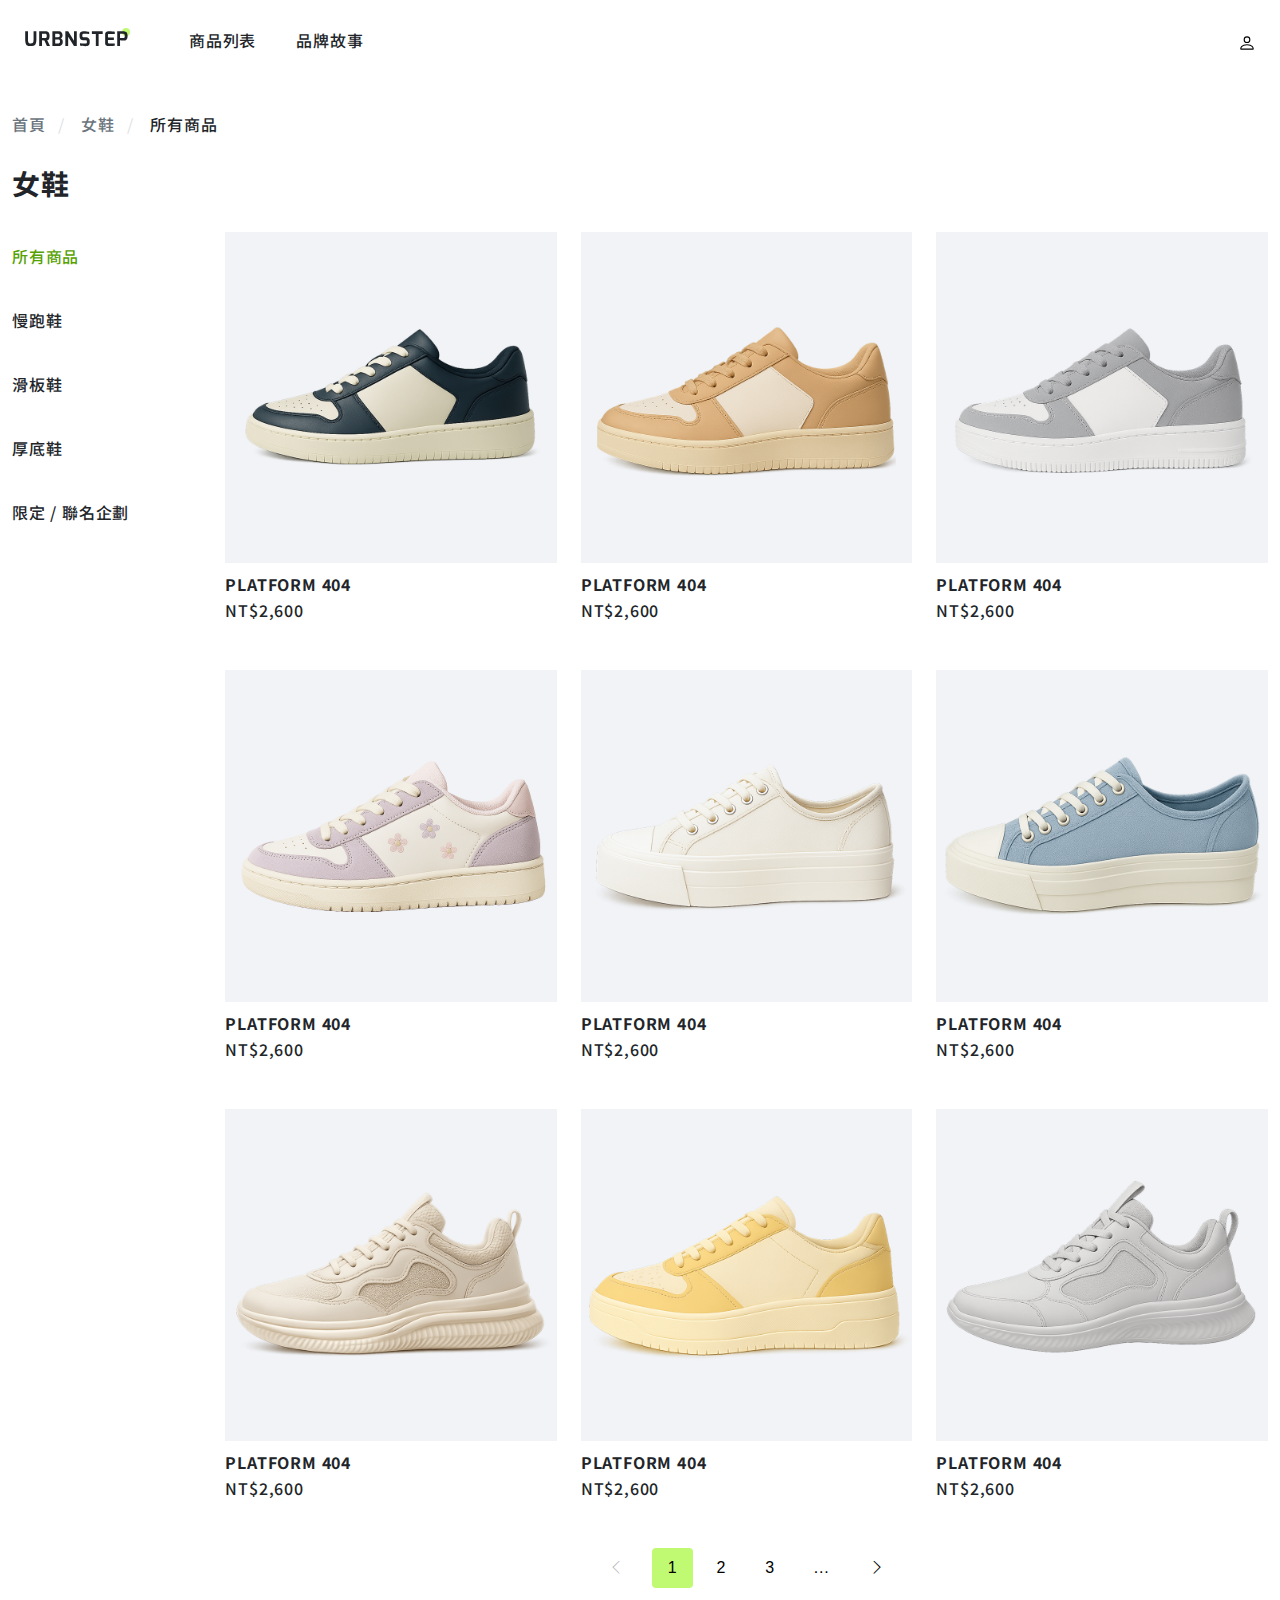
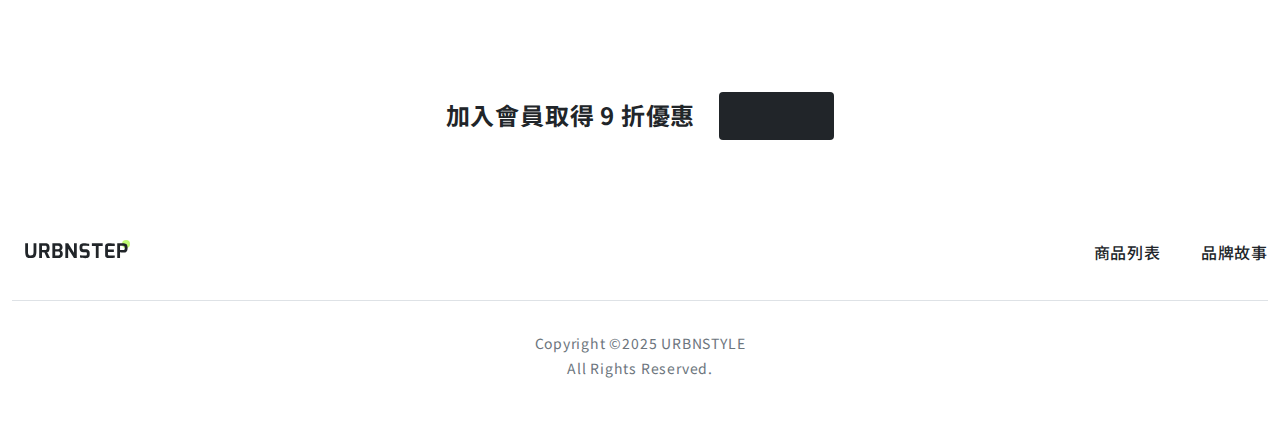
<file: index.html>
<!DOCTYPE html>
<html lang="en">
<head>
    <meta charset="UTF-8">
    <meta name="viewport" content="width=device-width, initial-scale=1.0">
    <title>URBNSTEP_商品列表</title>
    <link rel="stylesheet" href="./css/main.css">
</head>
<body>
    <!-- 導覽列 -->
    <nav class="container d-flex align-items-center py-16 py-sm-12">
        <!-- 主選單 -->
        <h1>
            <a href="index.html" class="navigationBar-link me-48">
                <img src="./imag/logo.svg" alt="LOGO">
            </a>
        </h1>
        <ul class="d-flex align-items-center d-sm-none">
            <li>
                <a href="index.html" class="navigationBar-link d-block me-40 py-12">商品列表</a>
            </li>
            <li>
                <a href="product-story.html" class="navigationBar-link d-block py-12">品牌故事</a>
            </li>
        </ul>
        <!-- 會員登入 -->
        <a href="#"  class="member-login">
            <img src="./imag/person.svg" alt="會員登入">
        </a>
    </nav>
    <main>
        <!-- 產品列表 -->
        <div class="container py-32 py-md-16">
            <div class="row">
                <div class="col-12">
                    <!-- 麵包屑 -->
                    <nav class="mb-24 mb-md-12">
                        <ol class="d-flex f-wrap align-items-center">
                            <li class="breadcrumb-items">
                                <a href="#" class="navigationBar-link prohibit">首頁</a>
                            </li>
                            <li class="breadcrumb-items">
                                <a href="product-detailed.html" class="navigationBar-link prohibit">女鞋</a>
                            </li>
                            <li class="breadcrumb-items">
                                <a href="#" class="navigationBar-link">所有商品</a>
                            </li>
                        </ol>
                    </nav>
                    <!-- 主標題 -->
                    <h2 class="h3 mb-24 title h4-md mb-md-12">女鞋</h2>
                    <!-- 內容 -->
                    <div class="row">
                        <div class="col-2 d-md-none">
                            <!-- 商品選單 -->
                            <ul>
                                <li class="py-4 mb-16">
                                    <a href="#" class="tw-label-md menu-link d-block py-8 active">所有商品</a>
                                </li>
                                <li class="py-4 mb-16">
                                    <a href="product-detailed.html" class="tw-label-md menu-link d-block py-8">慢跑鞋</a>
                                </li>
                                <li class="py-4 mb-16">
                                    <a href="product-detailed.html" class="tw-label-md d-block py-8">滑板鞋</a>
                                </li>
                                <li class="py-4 mb-16">
                                    <a href="product-detailed.html" class="tw-label-md d-block py-8">厚底鞋</a>
                                </li>
                                <li class="py-4"><a href="product-detailed.html" class="tw-label-md d-block py-8">限定 / 聯名企劃</a>
                                </li>
                            </ul>                
                        </div>
                        <div class="col-10 col-md-4">
                            <!-- 商品列 -->
                            <ul class="row">
                                <!-- 商品 -->
                                <li class="col-4 mb-48 col-md-2 mb-md-24">
                                    <a href="product-detailed.html">
                                        <div class="mb-12">
                                            <img src="./imag/product.png" alt="商品圖">
                                        </div>
                                        <h6 class="h6 mb-4 mb-md-0">PLATFORM 404</h6>
                                        <p class="tw-label-md">NT$2,600</p>
                                    </a>
                                </li>
                                <!-- 商品 -->
                                <li class="col-4 mb-48 col-md-2 mb-md-24">
                                    <a href="product-detailed.html">
                                        <div class="mb-12">
                                            <img src="./imag/product-1.png" alt="商品圖">
                                        </div>
                                        <h6 class="h6 mb-4 mb-md-0">PLATFORM 404</h6>
                                        <p class="tw-label-md">NT$2,600</p>
                                    </a>
                                </li>
                                <!-- 商品 -->
                                <li class="col-4 mb-48 col-md-2 mb-md-24">
                                    <a href="product-detailed.html">
                                        <div class="mb-12">
                                            <img src="./imag/product-2.png" alt="商品圖">
                                        </div>
                                        <h6 class="h6 mb-4 mb-md-0">PLATFORM 404</h6>
                                        <p class="tw-label-md">NT$2,600</p>
                                    </a>
                                </li>
                                <!-- 商品 -->
                                <li class="col-4 mb-48 col-md-2 mb-md-24">
                                    <a href="product-detailed.html">
                                        <div class="mb-12">
                                            <img src="./imag/product-3.png" alt="商品圖">
                                        </div>
                                        <h6 class="h6 mb-4 mb-md-0">PLATFORM 404</h6>
                                        <p class="tw-label-md">NT$2,600</p>
                                    </a>
                                </li>
                                <!-- 商品 -->
                                <li class="col-4 mb-48 col-md-2 mb-md-24">
                                    <a href="product-detailed.html">
                                        <div class="mb-12">
                                            <img src="./imag/product-4.png" alt="商品圖">
                                        </div>
                                        <h6 class="h6 mb-4 mb-md-0">PLATFORM 404</h6>
                                        <p class="tw-label-md">NT$2,600</p>
                                    </a>
                                </li>
                                <!-- 商品 -->
                                <li class="col-4 mb-48 col-md-2 mb-md-24">
                                    <a href="product-detailed.html">
                                        <div class="mb-12">
                                            <img src="./imag/product-5.png" alt="商品圖">
                                        </div>
                                        <h6 class="h6 mb-4 mb-md-0">PLATFORM 404</h6>
                                        <p class="tw-label-md">NT$2,600</p>
                                    </a>
                                </li>
                                <!-- 商品 -->
                                <li class="col-4 mb-48 col-md-2 mb-md-24">
                                    <a href="product-detailed.html">
                                        <div class="mb-12">
                                            <img src="./imag/product-6.png" alt="商品圖">
                                        </div>
                                        <h6 class="h6 mb-4 mb-md-0">PLATFORM 404</h6>
                                        <p class="tw-label-md">NT$2,600</p>
                                    </a>
                                </li>
                                <!-- 商品 -->
                                <li class="col-4 mb-48 col-md-2 mb-md-24">
                                    <a href="product-detailed.html">
                                        <div class="mb-12">
                                            <img src="./imag/product-7.png" alt="商品圖">
                                        </div>
                                        <h6 class="h6 mb-4 mb-md-0">PLATFORM 404</h6>
                                        <p class="tw-label-md">NT$2,600</p>
                                    </a>
                                </li>
                                <!-- 商品 -->
                                <li class="col-4 mb-48 col-md-2 mb-md-32">
                                    <a href="product-detailed.html">
                                        <div class="mb-12">
                                            <img src="./imag/product-8.png" alt="商品圖">
                                        </div>
                                        <h6 class="h6 mb-4 mb-md-0">PLATFORM 404</h6>
                                        <p class="tw-label-md">NT$2,600</p>
                                    </a>
                                </li>
                                <!-- 商品 -->
                                <li class="col-4 mb-48 col-md-2 mb-md-32 d-none d-md-block">
                                    <a href="product-detailed.html">
                                        <div class="mb-12">
                                            <img src="./imag/product-9.png" alt="商品圖">
                                        </div>
                                        <h6 class="h6 mb-4 mb-md-0">PLATFORM 404</h6>
                                        <p class="tw-label-md">NT$2,600</p>
                                    </a>
                                </li>
                            </ul>
                            <!-- 分頁 -->
                            <nav>
                                <ul class="d-flex justify-content-center align-items-center">
                                    <li class="me-12">
                                        <button type="button" class="btn btn-neutral-filled page-link" disabled>
                                            <i class="bi bi-chevron-left"></i>
                                        </button>
                                    </li>
                                    <li class="me-8">
                                        <button type="button" class="btn btn-neutral-filled page-link active">
                                            1
                                        </button>
                                    </li>
                                    <li class="me-8">
                                        <button type="button" class="btn btn-neutral-filled page-link">
                                            2
                                        </button>
                                    </li>
                                    <li class="me-8">
                                        <button type="button" class="btn btn-neutral-filled page-link">
                                            3
                                        </button>
                                    </li>
                                    <li class="me-8">
                                        <button type="button" class="btn btn-neutral-filled page-link">
                                            ...
                                        </button>
                                    </li>
                                    <li>
                                        <button type="button" class="btn btn-neutral-filled page-link">
                                            <i class="bi bi-chevron-right"></i>
                                        </button>
                                    </li>
                                </ul>
                            </nav>
                        </div>
                    </div>
                </div>

            </div>
        </div>
    </main>
    <!-- 呼籲行動 -->
    <div class="pt-48 pt-md-24">
        <div class="banner bg-primary-200">
            <div class="container">
                <div class="d-flex justify-content-center align-items-center py-24">
                    <h2 class="h4 me-24 h5-md me-md-16">加入會員取得 9 折優惠</h2>
                    <button type="button" class="btn btn-dark">馬上註冊</button>
                </div>
            </div>
        </div>
    </div>
    <footer class="bg-neutral-100 py-64 py-sm-32">
        <!-- 次選單 -->
        <nav class="container d-flex align-items-center mb-24 d-sm-block">
            <a href="index.html" class="navigationBar-link d-block me-48 mb-sm-8">
                <img src="./imag/logo.svg" alt="LOGO">
            </a>
            <ul class="d-flex align-items-center ms-auto d-sm-block ms-sm-12">
                <li>
                    <a href="index.html" class="navigationBar-link d-block me-40 py-12">商品列表</a>
                </li>
                <li>
                    <a href="product-story.html" class="navigationBar-link d-block py-12">品牌故事</a>
                </li>
            </ul>
        </nav>
        <!-- 版權 -->
        <div class="container">
            <div class="border-top-1 pt-32 text-center">
                <p class="tw-paragraph-sm mb-4 text-neutral-600">Copyright ©2025 URBNSTYLE</p>
                <p class="tw-paragraph-sm text-neutral-600">All Rights Reserved.</p>
            </div>
        </div>
    </footer>
</body>
</html>
</file>
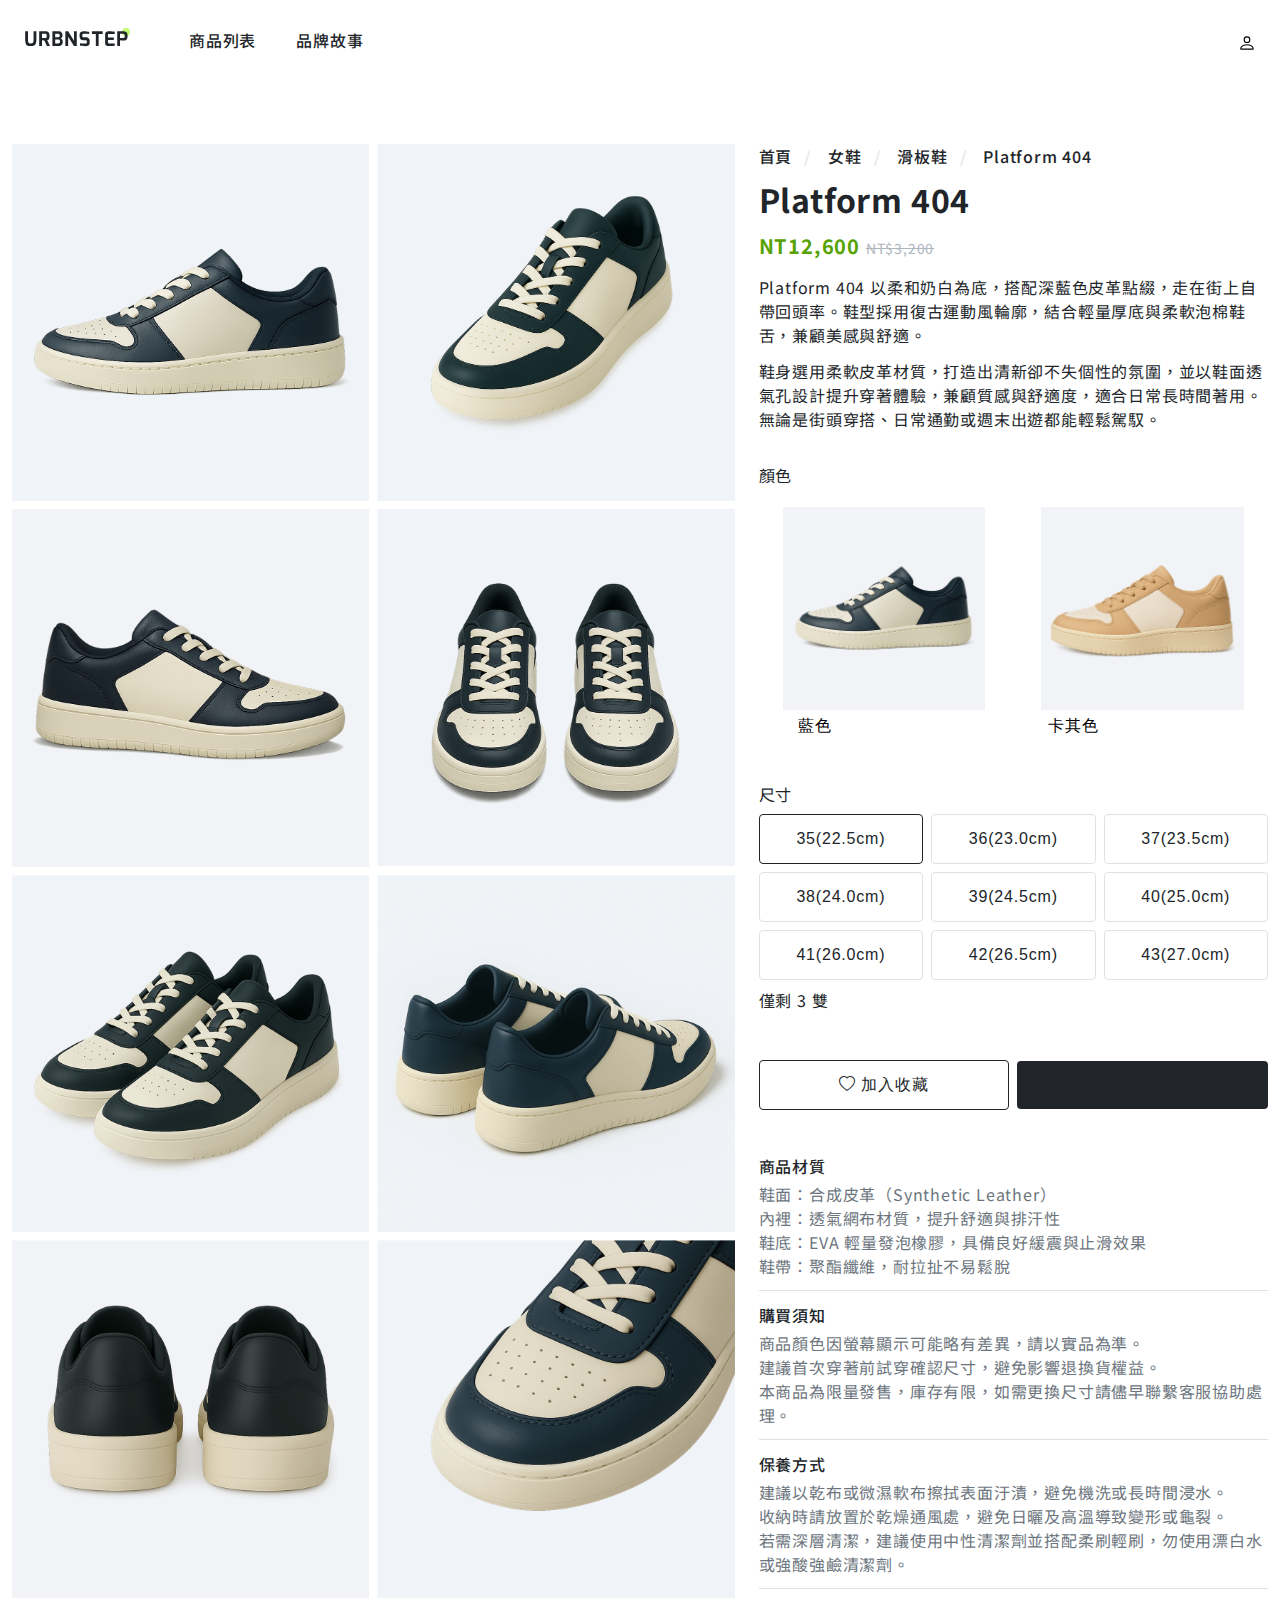
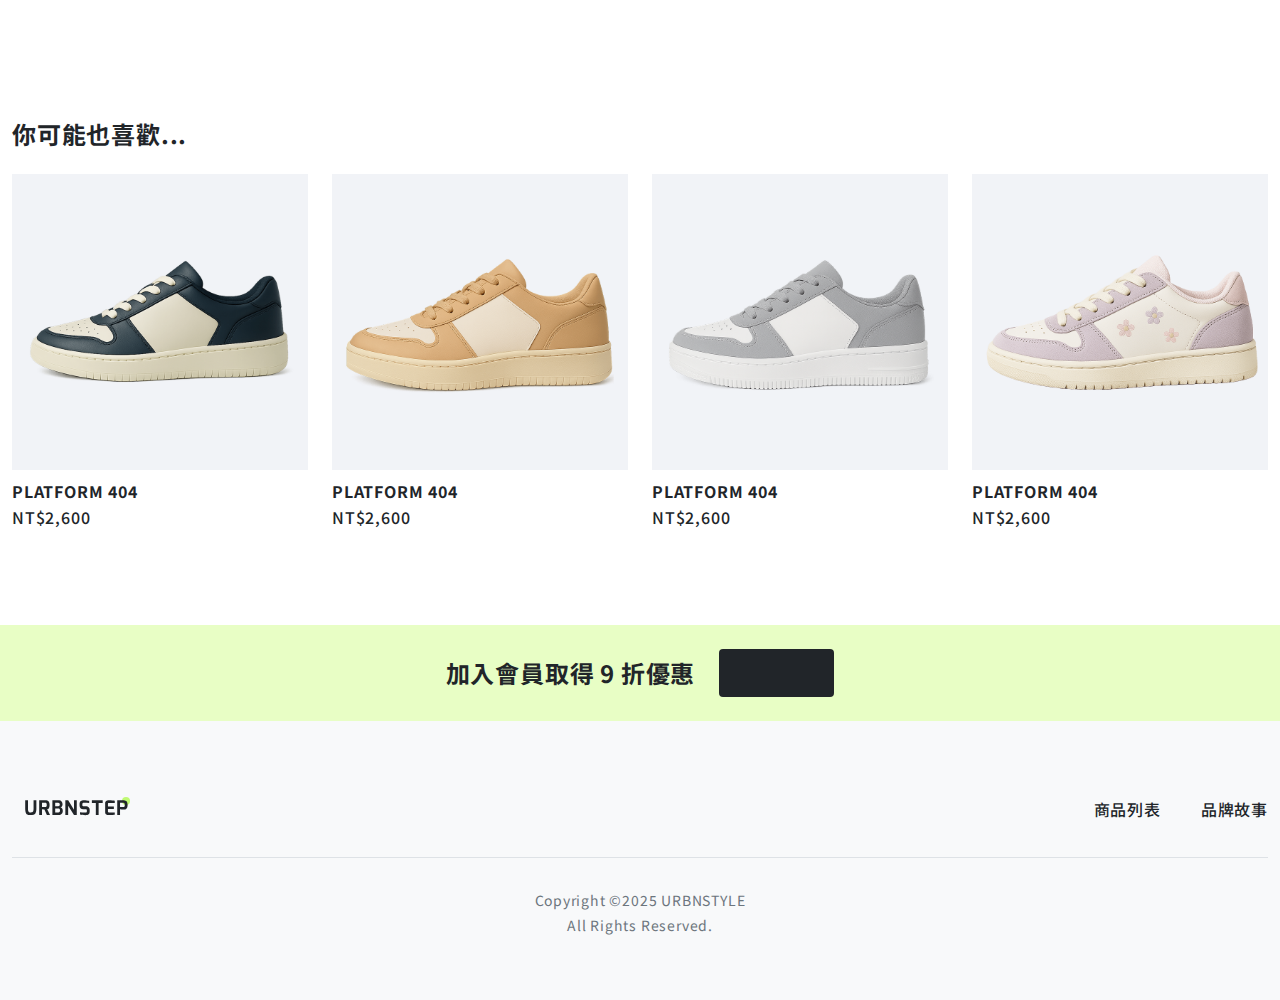
<file: product-detailed.html>
<!DOCTYPE html>
<html lang="en">
<head>
    <meta charset="UTF-8">
    <meta name="viewport" content="width=device-width, initial-scale=1.0">
    <title>URBNSTEP_商品詳情頁</title>
    <link rel="stylesheet" href="./css/main.css">
</head>
<body>
    <!-- 導覽列 -->
    <nav class="container d-flex align-items-center py-16 py-sm-12">
        <!-- 主選單 -->
        <a href="index.html" class="navigationBar-link me-48">
            <img src="./imag/logo.svg" alt="LOGO">
        </a>
        <ul class="d-flex align-items-center d-sm-none">
            <li>
                <a href="index.html" class="navigationBar-link d-block me-40 py-12">商品列表</a>
            </li>
            <li>
                <a href="product-story.html" class="navigationBar-link d-block py-12">品牌故事</a>
            </li>
        </ul>
        <!-- 會員登入 -->
        <a href="#"  class="member-login">
            <img src="./imag/person.svg" alt="會員登入">
        </a>
    </nav>
    <main>
        <!-- 產品資訊 -->
        <div class="container py-64">
            <div class="row">
                <div class="col-7">
                    <!-- 商品列 -->
                    <ul class="row-detailed">
                        <!-- 商品 -->
                        <li class="col-detailed-6 mb-8">
                            <a href="product-detailed.html">
                                <img src="./imag/image.png" alt="商品圖">
                            </a>
                        </li>
                        <!-- 商品 -->
                        <li class="col-detailed-6 mb-8">
                            <a href="product-detailed.html">
                                <img src="./imag/image-1.png" alt="商品圖">
                            </a>
                        </li>
                        <!-- 商品 -->
                        <li class="col-detailed-6 mb-8">
                            <a href="product-detailed.html">
                                <img src="./imag/image-2.png" alt="商品圖">
                            </a>
                        </li>
                        <!-- 商品 -->
                        <li class="col-detailed-6 mb-8">
                            <a href="product-detailed.html">
                                <img src="./imag/image-3.png" alt="商品圖">
                            </a>
                        </li>
                        <!-- 商品 -->
                        <li class="col-detailed-6 mb-8">
                            <a href="product-detailed.html">
                                <img src="./imag/image-4.png" alt="商品圖">
                            </a>
                        </li>
                        <!-- 商品 -->
                        <li class="col-detailed-6 mb-8">
                            <a href="product-detailed.html">
                                <img src="./imag/image-5.png" alt="商品圖">
                            </a>
                        </li>
                        <!-- 商品 -->
                        <li class="col-detailed-6">
                            <a href="product-detailed.html">
                                <img src="./imag/image-6.png" alt="商品圖">
                            </a>
                        </li>
                        <!-- 商品 -->
                        <li class="col-detailed-6">
                            <a href="product-detailed.html">
                                <img src="./imag/image-7.png" alt="商品圖">
                            </a>
                        </li>
                    </ul>            
                </div>
                <div class="col-5">
                    <!-- 麵包屑 -->
                    <nav class="mb-12">
                        <ol class="d-flex align-items-center">
                            <li class="breadcrumb-items">
                                <a href="index.html" class="navigationBar-link disabled">首頁
                                </a>
                            </li>
                            <li class="breadcrumb-items">
                                <a href="index.html" class="navigationBar-link disabled">
                                    女鞋
                                </a>
                            </li>
                            <li class="breadcrumb-items">
                                <a href="index.html" class="navigationBar-link disabled">
                                    滑板鞋
                                </a>
                            </li>
                            <li class="breadcrumb-items">
                                <a class="navigationBar-link">
                                    Platform 404
                                </a>
                            </li>
                        </ol>
                    </nav>
                    <!-- 商品名稱 -->
                    <h1 class="h2 mb-16">Platform 404</h1>
                    <!-- 價格 -->
                    <h3 class="h5 text-primary-400 me-8 mb-16">
                        NT12,600
                        <del class="original-price">NT$3,200</del>
                    </h3>
                    <!-- 商品介紹文 -->
                    <div class="mb-32">
                        <p class="mb-12">Platform 404 以柔和奶白為底，搭配深藍色皮革點綴，走在街上自帶回頭率。鞋型採用復古運動風輪廓，結合輕量厚底與柔軟泡棉鞋舌，兼顧美感與舒適。</p>
                        <p>鞋身選用柔軟皮革材質，打造出清新卻不失個性的氛圍，並以鞋面透氣孔設計提升穿著體驗，兼顧質感與舒適度，適合日常長時間著用。無論是街頭穿搭、日常通勤或週末出遊都能輕鬆駕馭。</p>
                    </div>
                    <!-- 顏色 -->
                    <div class="mb-32">
                        <h4 class="tw-paragraph-md mb-8">顏色</h4>
                        <ul class="d-flex align-items-center">
                            <li class="product me-8">
                                <button type="button" class="btn">
                                    <div class="mb-4">
                                        <img src="./imag/product.png" alt="商品顏色">
                                    </div>
                                    <p class="product-color">藍色</p>
                                </button>
                            </li>
                            <li class="product">
                                <button type="button" class="btn">
                                    <div class="mb-4">
                                        <img src="./imag/product-1.png" alt="商品顏色">
                                    </div>
                                    <p class="product-color">卡其色</p>
                                </button>
                            </li>
                        </ul>
                    </div>
                    <!-- 尺寸 -->
                    <div class="mb-48">
                        <h4 class="tw-paragraph-md mb-8">尺寸</h4>
                        <ul class="row mx-4-burden mb-8">
                            <li class="px-4 col-4 mb-8">
                                <button class="btn btn-primary option-btn active">35(22.5cm)</button>
                            </li>
                            <li class="px-4 col-4 mb-8">
                                <button class="btn btn-primary option-btn">36(23.0cm)</button>
                            </li>
                            <li class="px-4 col-4 mb-8">
                                <button class="btn btn-primary option-btn">37(23.5cm)</button>
                            </li>
                            <li class="px-4 col-4 mb-8">
                                <button class="btn btn-primary option-btn">38(24.0cm)</button>
                            </li>
                            <li class="px-4 col-4 mb-8">
                                <button class="btn btn-primary option-btn">39(24.5cm)</button>
                            </li>
                            <li class="px-4 col-4 mb-8">
                                <button class="btn btn-primary option-btn">40(25.0cm)</button>
                            </li>
                            <li class="px-4 col-4">
                                <button class="btn btn-primary option-btn">41(26.0cm)</button>
                            </li>
                            <li class="px-4 col-4">
                                <button class="btn btn-primary option-btn" disabled>42(26.5cm)</button>
                            </li>
                            <li class="px-4 col-4">
                                <button class="btn btn-primary option-btn" disabled>43(27.0cm)</button>
                            </li>
                        </ul>
                        <p class="situation">僅剩 3 雙</p>
                    </div>
                    <!-- 加入收藏 & 門市預約試穿 -->
                    <div class="d-flex align-items-center mb-32">
                        <div class="w-50 me-8">                            
                            <button class="btn btn-primary btn-white shoppingButton">
                                <i class="bi bi-heart"></i>
                                加入收藏
                            </button>
                        </div>
                        <div class="w-50">                            
                            <button class="btn btn-primary btn-dark shoppingButton">
                                <i class="bi bi-handbag"></i>
                                門市預約試穿
                            </button>
                        </div>
                    </div>
                    <!-- 商品說明 -->
                    <ul>
                        <li class="product-items">
                            <h4 class="tw-label-md mb-4">商品材質</h4>
                            <p class="product-content">
                                鞋面：合成皮革（Synthetic Leather）<br>
                                內裡：透氣網布材質，提升舒適與排汗性<br>
                                鞋底：EVA 輕量發泡橡膠，具備良好緩震與止滑效果<br>
                                鞋帶：聚酯纖維，耐拉扯不易鬆脫
                            </p>
                        </li>
                        <li class="product-items">
                            <h4 class="tw-label-md mb-4">購買須知</h4>
                            <p class="product-content">
                                商品顏色因螢幕顯示可能略有差異，請以實品為準。<br>
                                建議首次穿著前試穿確認尺寸，避免影響退換貨權益。<br>
                                本商品為限量發售，庫存有限，如需更換尺寸請儘早聯繫客服協助處理。
                            </p>
                        </li>
                        <li class="product-items">
                            <h4 class="tw-label-md mb-4">保養方式</h4>
                            <p class="product-content">
                                建議以乾布或微濕軟布擦拭表面汙漬，避免機洗或長時間浸水。<br>
                                收納時請放置於乾燥通風處，避免日曬及高溫導致變形或龜裂。<br>
                                若需深層清潔，建議使用中性清潔劑並搭配柔刷輕刷，勿使用漂白水或強酸強鹼清潔劑。
                            </p>
                        </li>
                    </ul>
                </div>
            </div>
        </div>
        <!-- 暢銷商品 -->
        <div class="container py-48">
            <h2 class="h4 mb-16 bestSeller-title">你可能也喜歡...</h2>
            <ul class="row">
                <!-- 商品 -->
                <li class="col-3">
                    <a href="product-detailed.html">
                        <div class="mb-12">
                            <img src="./imag/product.png" alt="商品圖">
                        </div>
                        <p class="h6 mb-4">PLATFORM 404</p>
                        <p class="tw-label-md">NT$2,600</p>
                    </a>
                </li>
                <!-- 商品 -->
                <li class="col-3">
                    <a href="product-detailed.html">
                        <div class="mb-12">
                            <img src="./imag/product-1.png" alt="商品圖">
                        </div>
                        <p class="h6 mb-4">PLATFORM 404</p>
                        <p class="tw-label-md">NT$2,600</p>
                    </a>
                </li>
                <!-- 商品 -->
                <li class="col-3">
                    <a href="product-detailed.html">
                        <div class="mb-12">
                            <img src="./imag/product-2.png" alt="商品圖">
                        </div>
                        <p class="h6 mb-4">PLATFORM 404</p>
                        <p class="tw-label-md">NT$2,600</p>
                    </a>
                </li>
                <!-- 商品 -->
                <li class="col-3">
                    <a href="product-detailed.html">
                        <div class="mb-12">
                            <img src="./imag/product-3.png" alt="商品圖">
                        </div>
                        <p class="h6 mb-4">PLATFORM 404</p>
                        <p class="tw-label-md">NT$2,600</p>
                    </a>
                </li>
            </ul>
        </div>
        <!-- 呼籲行動 -->
        <div class="pt-48">
            <div class="banner bk-primary-200">
                <div class="container">
                    <div class="d-flex justify-content-center align-items-center py-24">
                        <h2 class="h4 me-24">加入會員取得 9 折優惠</h2>
                        <button type="button" class="btn btn-primary btn-dark borderRadius-4">馬上註冊</button>
                    </div>
                </div>
            </div>
        </div>
    </main>
    <footer class="bk-neutral-100 py-64 py-sm-32">
        <!-- 次選單 -->
        <nav class="container d-flex align-items-center mb-24 d-sm-block">
            <a href="index.html" class="navigationBar-link d-block me-48 mb-sm-8">
                <img src="./imag/logo.svg" alt="LOGO">
            </a>
            <ul class="d-flex align-items-center ms-auto d-sm-block ms-sm-12">
                <li>
                    <a href="index.html" class="navigationBar-link d-block me-40 py-12">商品列表</a>
                </li>
                <li>
                    <a href="product-story.html" class="navigationBar-link d-block py-12" target="_blank">品牌故事</a>
                </li>
            </ul>
        </nav>
        <!-- 版權 -->
        <div class="container">
            <div class="border-top-1 pt-32 text-center">
                <p class="tw-paragraph-sm mb-4 text-neutral-600">Copyright ©2025 URBNSTYLE</p>
                <p class="tw-paragraph-sm text-neutral-600">All Rights Reserved.</p>
            </div>
        </div>
    </footer>
</body>
</html>
</file>
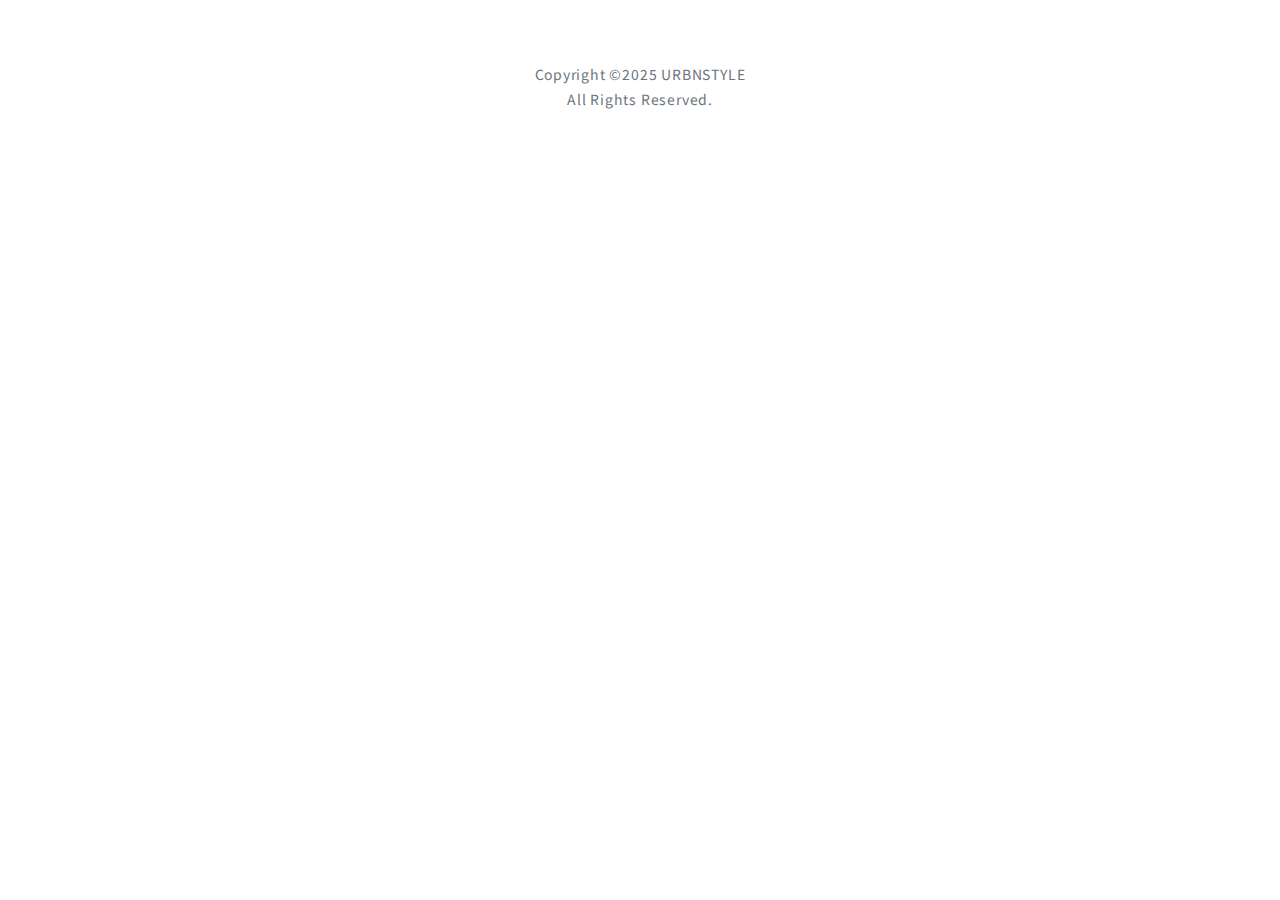
<file: product-list.html>
<!DOCTYPE html>
<html lang="en">
<head>
    <meta charset="UTF-8">
    <meta name="viewport" content="width=device-width, initial-scale=1.0">
    <title>URBNSTEP_商品列表</title>
    <link rel="stylesheet" href="./css/reset200802.css">
    <link rel="stylesheet" href="https://cdn.jsdelivr.net/npm/bootstrap-icons@1.13.1/font/bootstrap-icons.min.css">
    <link rel="stylesheet" href="./css/share.css">
    <link rel="stylesheet" href="./css/list.css">
</head>
<body>
    <header>
        
    </header>
    <main></main>
    <footer class="footer">
        <div class="container">
            <div class="py-64">
                <p class="tw-paragraph-sm mb-4 text-neutral-600">Copyright ©2025 URBNSTYLE</p>
                <p class="tw-paragraph-sm text-neutral-600">All Rights Reserved.</p>
            </div>
        </div>
    </footer>
</body>
</html>
</file>
<file: css/share.css>
/* ＝＝預載設定＝＝ */
@import url('https://fonts.googleapis.com/css2?family=Noto+Sans+TC:wght@100..900&display=swap');

/* ＝＝共用設定＝＝ */
:root {
  --global-font: "Noto Sans TC", sans-serif;

  --desktop-container: 1296px;

  --primary_color-100: #F5FEE7;
  --primary_color-200: #E8FEC5;
  --primary_color-300: #C0FA73;
  --primary_color-400: #57A203;
  --primary_color-500: #477A11;

  --neutral_color-0: #FFFFFF;
  --neutral_color-100: #F8F9FA;
  --neutral_color-200: #E9ECEF;
  --neutral_color-300: #DEE2E6;
  --neutral_color-400: #CED4DA;
  --neutral_color-500: #ADB5BD;
  --neutral_color-600: #6C757D;
  --neutral_color-700: #495057;
  --neutral_color-800: #343A40;
  --neutral_color-900: #212529;

  --danger_color-100: #FCF1F1;
  --danger_color-200: #EBA7A7;
  --danger_color-300: #E9ECEF;

  --success_color-100: #EFF8F4;
  --success_color-200: #9AD1BA;
  --success_color-300: #36A375;

  --warning_color-100: #FEF6EC;
  --warning_color-200: #F9C588;
  --warning_color-300: #F38B12;

  --info_color-100: #EEF5FC;
  --info_color-200: #97C3ED;
  --info_color-300: #3087DB;

  --display-1-font-size: 4rem;
  --display-2-font-size: 3rem;
  --tw-headings-h1: 2.5rem;
  --tw-headings-h2: 2rem;
  --tw-headings-h3: 1.75rem;
  --tw-headings-h4: 1.5rem;
  --tw-headings-h5: 1.25rem;
  --tw-headings-h6: 1rem;

  --tw-label-lg: 1.25rem;
  --tw-label-md: 1rem;
  --tw-label-sm: 0.875rem;
  --tw-label-xs: 0.75rem;

  --tw-paragraph-lg: 1.25rem;
  --tw-paragraph-md: 1rem;
  --tw-paragraph-sm: 0.875rem;
  --tw-paragraph-xs: 0.75rem;

  --tw-weight-400: 400;
  --tw-weight-500: 500;
  --tw-weight-600: 600;
  --tw-weight-700: 700;

  --tw-heading-line-height: 1.2;
  --tw-label-line-height: 1.5;
  --tw-letter-spacing: 0.05em;

  --spacing-xxs: 4px;
  --spacing-xs: 8px;
  --spacing-s: 12px;
  --spacing-m: 16px;
  --spacing-l: 24px; 
  --spacing-xl: 32px;
  --spacing-2xl: 40px;
  --spacing-3xl: 48px;
  --spacing-4xl: 56px;
  --spacing-5xl: 64px;
  --spacing-6xl: 80px;
  --spacing-s-burden: -12px;

  --radius-sm: 4px;
  --radius-md: 12px;
  --radius-rounded: 100px;

  --text-primary: var(--neutral_color-900);
  --text-secondary: var(--neutral_color-600);
  --text-muted: var(--neutral_color-500);
  --text-highlight: var(--primary_color-400);
  --text-on-dark: var(--neutral_color-0);
}

*,*::before,
*::after {
    box-sizing: border-box;
}

body {
    font-family: var(--global-font);
    line-height: var(--tw-label-line-height);
    letter-spacing: var(--tw-letter-spacing);
    color: var(--neutral_color-900);
}

img {
    max-width: 100%;
    height: auto;
    vertical-align: middle;
}

a {
  color: var(--primary_color-400);
}

.container {
  max-width: var(--desktop-container);
  margin: 0 auto;
}

.footer {
  text-align: center;
}

.d-flex {
  display: flex;
}

.justify-content-center {
  justify-content: center;
}

.justify-content-space-between {
  justify-content: space-between;
}

.align-items-center {
  align-items: center;
}

.borderRadius-12 {
  border-radius: var(--radius-md);
}

.p-12 {
  padding: var(--spacing-s);
}

.p-32 {
  padding: var(--spacing-xl);
}

.pl-12 {
  padding-left: var(--spacing-s)
}

.pb-48 {
  padding-bottom: var(--spacing-3xl);
}

.py-12 {
  padding-top: var(--spacing-s);
  padding-bottom: var(--spacing-s);
}

.py-16 {
  padding-top: var(--spacing-m);
  padding-bottom: var(--spacing-m);
}

.py-64 {
  padding-top: var(--spacing-5xl);
  padding-bottom: var(--spacing-5xl);
}

.ms-40 {
  margin-right: var(--spacing-2xl);
}

.ms-48 {
  margin-right: var(--spacing-3xl);
}

.mb-4 {
  margin-bottom: var(--spacing-xxs);
}

.mb-12 {
  margin-bottom: var(--spacing-s);
}

.mb-16 {
  margin-bottom: var(--spacing-m);
}

.mb-24 {
  margin-bottom: var(--spacing-l);
}

.mb-48 {
  margin-bottom: var(--spacing-3xl);
}

.mb-64 {
  margin-bottom: var(--spacing-5xl);
}

.mx-auto {
  margin-left: auto;
  margin-right: auto;
}

.row {
  display: flex;
  flex-wrap: wrap;
  margin-left: var(--spacing-s-burden);
  margin-right: var(--spacing-s-burden);
}

.col, .col-2, .col-3, .col-4, .col-5, .col-6,
.col-7, .col-8, .col-9, .col-10, .col-11, .col-12 {
    padding-left: var(--spacing-s);
    padding-right: var(--spacing-s);
}

.col {
  width: calc(100%/12);
}

.col-2 {
  width: calc(100%/12*2);
}

.col-3 {
  width: calc(100%/12*3);
}

.col-7 {
  width: calc(100%/12*7);
}

.col-8 {
  width: calc(100%/12*8);
}

.col-10 {
  width: calc(100%/12*10);
}

.col-11 {
  width: calc(100%/12*11);
}

.col-12 {
  width: 100%;
}

.h1, .h2, .h3, .h4, .h5, .h6 {
  line-height: var(--tw-heading-line-height);
}

h1 {
  font-size: var(--tw-headings-h1);  
}

.h2 {
  font-size: var(--tw-headings-h2);
}

.h3 {
  font-size: var(--tw-headings-h3);
}

.h4 {
  font-size: var(--tw-headings-h4);
}

.h5 {
  font-size: var(--tw-headings-h5);
}

.h6 {
  font-size: var(--tw-headings-h6);
}

.tw-label-md {
  font-size: var(--tw-label-md);
  font-weight: var(--tw-weight-500);
}

.tw-paragraph-md {
  font-size: var(--tw-paragraph-md);
  font-weight: var(--tw-weight-400);
}

.tw-paragraph-sm {
  font-size: var(--tw-paragraph-sm);
  font-weight: var(--tw-weight-400);
}

.text-neutral-white {
  color: var(--neutral_color-0);
}

.text-neutral-600 {
  color: var(--neutral_color-600);
}

.text-neutral-900 {
  color: var(--neutral_color-900);
}

.text-primary-400 {
  color: var(--primary_color-400);
}

.bk-primary-100 {
  background-color: var(--primary_color-100);
}

.bk-neutral-100 {
  background-color: var(--neutral_color-100);
}

/* ==元件設定== */
/* 主選單 */
.navigationBar-link {
  font-weight: var(--tw-weight-500);
  text-decoration: none;
}

/* 麵包屑 */
.breadcrumb-items + .breadcrumb-items::before {
  content:"/";
  padding-left: var(--spacing-s);
  padding-right: var(--spacing-s);
}
</file>
<file: css/list.css>
/* 商品選單 */
.menu-title {
    padding-top: 7px;
    padding-bottom: 7px;
}

.menu-items:not(:last-child) {
    margin-bottom: 20px;
}

.menu-link.active {
    color: var(--primary_color-400);
}

/* 分頁 */
.page-link.btn {
    padding: 8px 15px;
}

.page-link.active {
    background-color: var(--primary_color-300);
}

.page-link.disabled {
    color: var(--neutral_color-600);
}
</file>
<file: css/main.css>
/* main.css */
@import "./base/reset200802.css";
@import "https://fonts.googleapis.com/css2?family=Noto+Sans+TC:wght@100..900&display=swap";
@import "https://cdn.jsdelivr.net/npm/bootstrap-icons@1.13.1/font/bootstrap-icons.min.css";
@import "./base/base.css";
@import "./components/breadcrumb.css";
@import "./components/button.css";
@import "./layout/grid.css";
@import "./utils/background.css";
@import "./utils/borders.css";
@import "./utils/display.css";
@import "./utils/sizing.css";
@import "./utils/spacing.css";
@import "./utils/text.css";
@import "./pages/story.css";
@import "./pages/detailed.css";
@import "./pages/index.css";
</file>
<file: css/reset200802.css>
/* http://meyerweb.com/eric/tools/css/reset/ 
   v2.0 | 20110126
   License: none (public domain)
*/

html, body, div, span, applet, object, iframe,
h1, h2, h3, h4, h5, h6, p, blockquote, pre,
a, abbr, acronym, address, big, cite, code,
del, dfn, em, img, ins, kbd, q, s, samp,
small, strike, strong, sub, sup, tt, var,
b, u, i, center,
dl, dt, dd, ol, ul, li,
fieldset, form, label, legend,
table, caption, tbody, tfoot, thead, tr, th, td,
article, aside, canvas, details, embed, 
figure, figcaption, footer, header, hgroup, 
menu, nav, output, ruby, section, summary,
time, mark, audio, video {
	margin: 0;
	padding: 0;
	border: 0;
	font-size: 100%;
	font: inherit;
	vertical-align: baseline;
}
/* HTML5 display-role reset for older browsers */
article, aside, details, figcaption, figure, 
footer, header, hgroup, menu, nav, section {
	display: block;
}
body {
	line-height: 1;
}
ol, ul {
	list-style: none;
}
blockquote, q {
	quotes: none;
}
blockquote:before, blockquote:after,
q:before, q:after {
	content: '';
	content: none;
}
table {
	border-collapse: collapse;
	border-spacing: 0;
}
</file>
